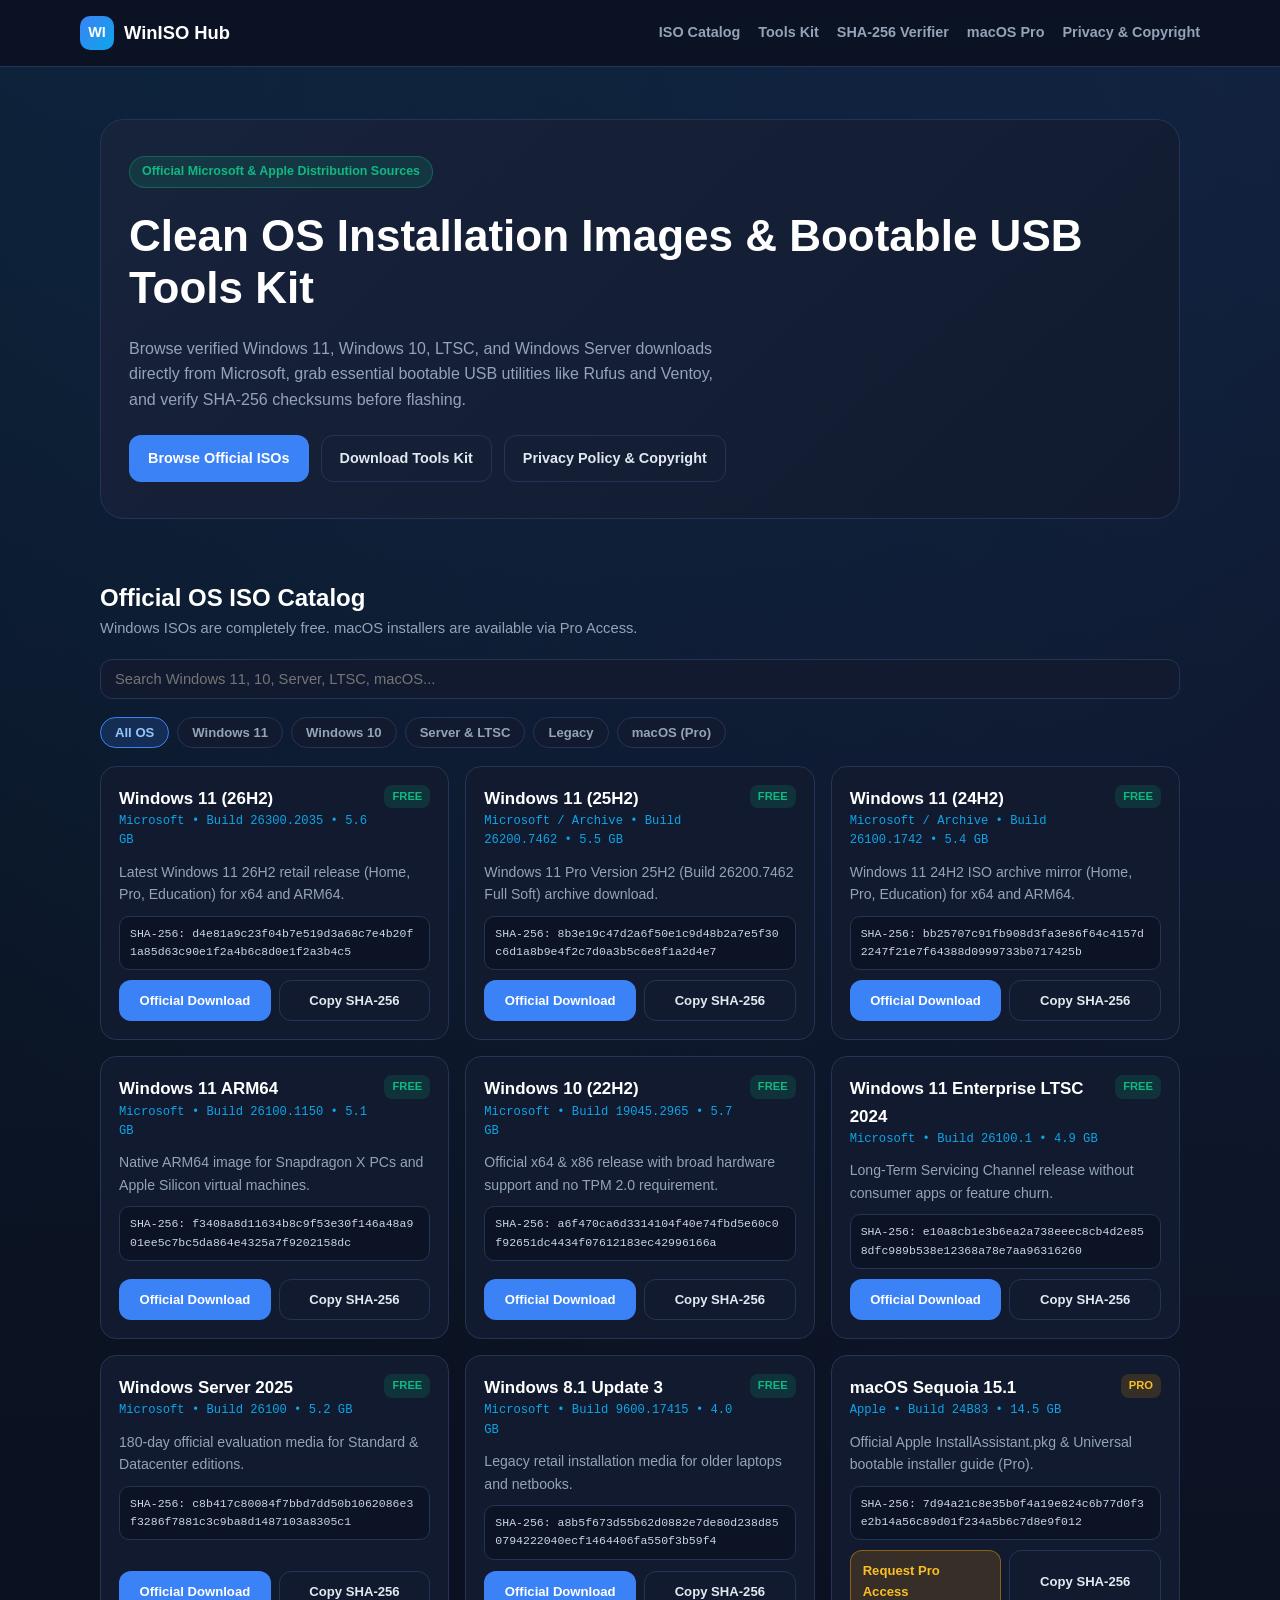
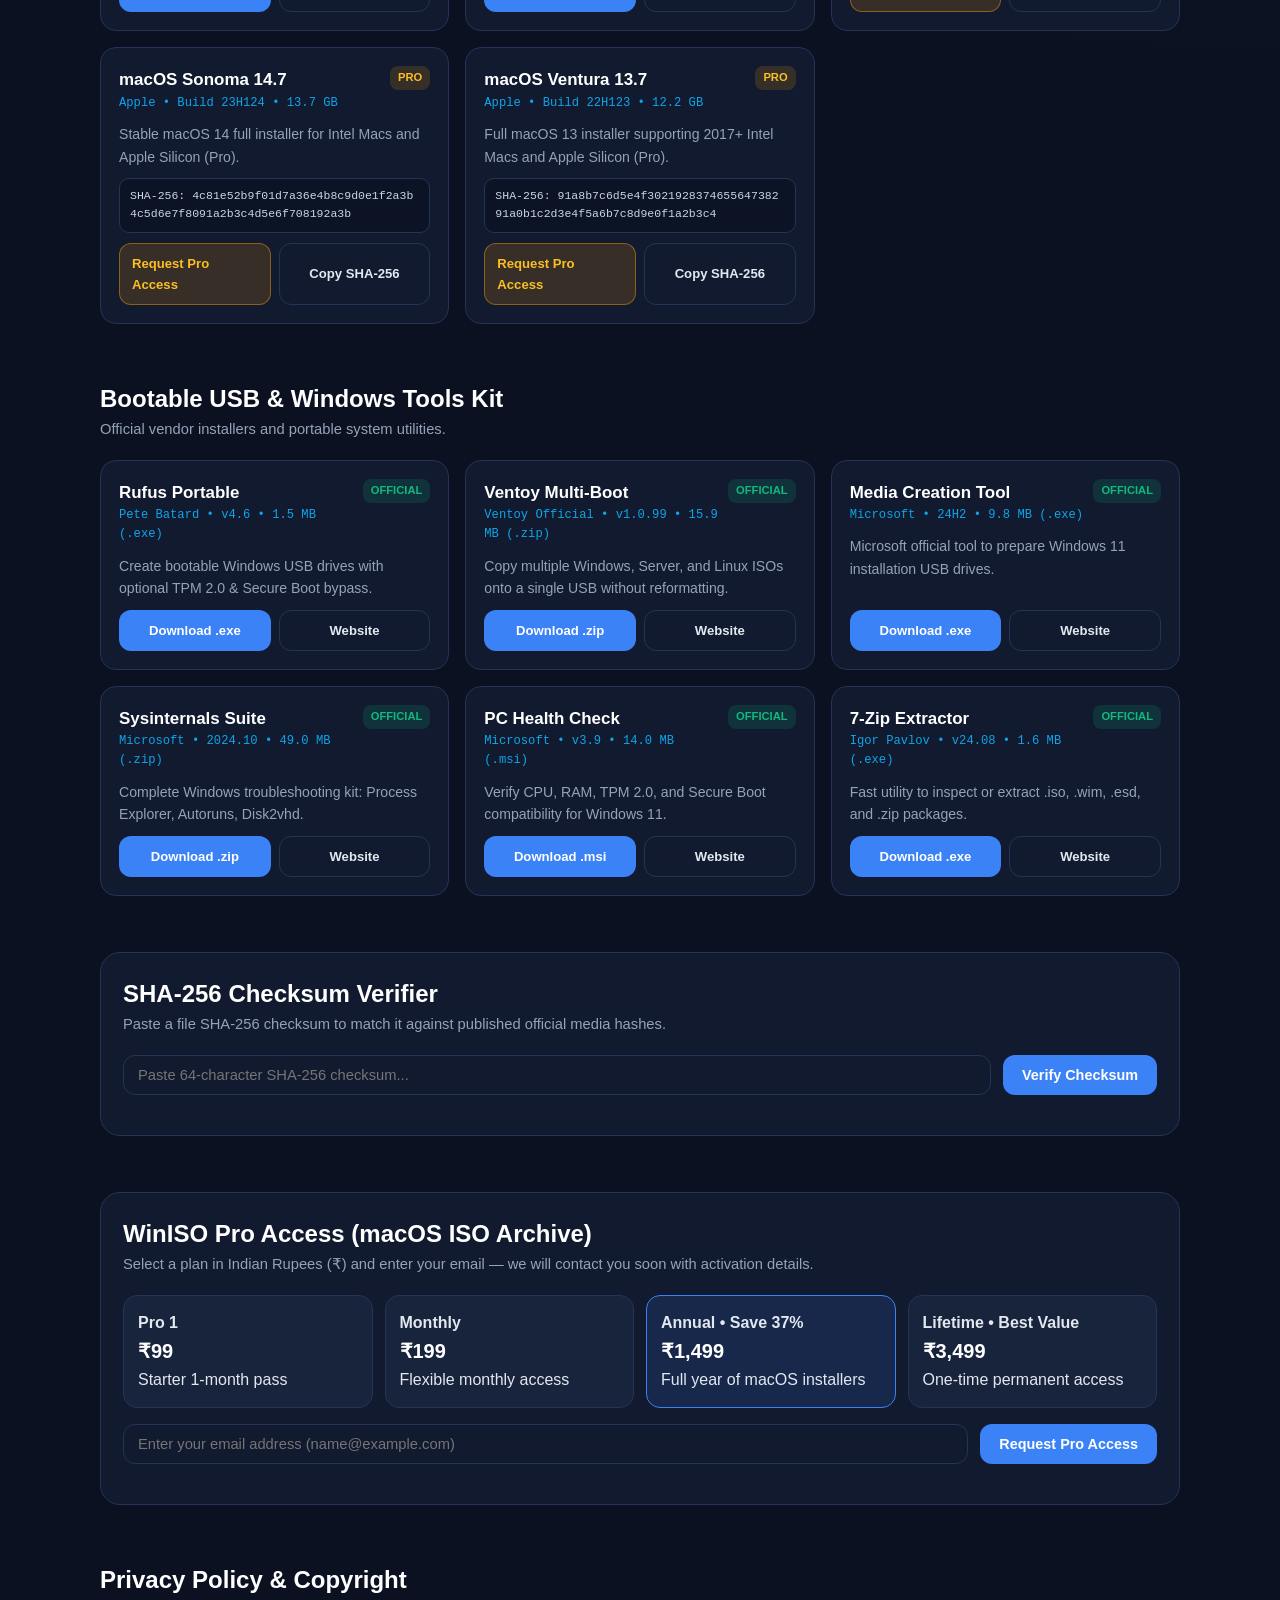
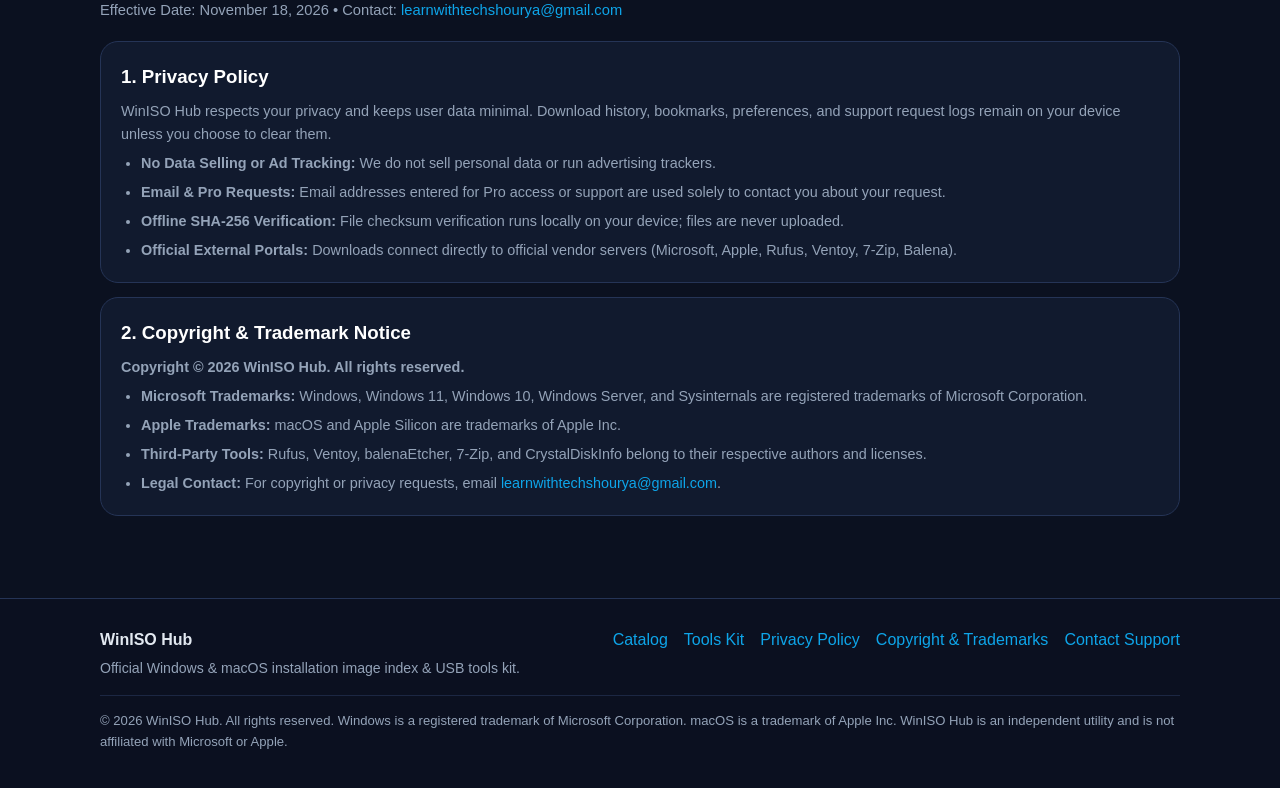
<file: public/index.html>
<!DOCTYPE html>
<html lang="en">
<head>
  <meta charset="UTF-8" />
  <meta name="viewport" content="width=device-width, initial-scale=1.0" />
  <title>WinISO Hub — Official Windows & macOS ISO Catalog, Tools Kit & Privacy</title>
  <meta name="description" content="Download official Windows 11, Windows 10, Windows Server, and macOS installer media alongside Rufus, Ventoy, Sysinternals, SHA-256 verification, and Privacy & Copyright details." />
  <style>
    :root {
      --bg: #0b1120;
      --surface: #111a2e;
      --surface-2: #18233c;
      --border: #253456;
      --text: #e2e8f0;
      --muted: #94a3b8;
      --primary: #3b82f6;
      --primary-hover: #2563eb;
      --accent: #0ea5e9;
      --green: #10b981;
      --amber: #f59e0b;
      --radius: 16px;
      --mono: "JetBrains Mono", ui-monospace, SFMono-Regular, Menlo, Consolas, monospace;
      --sans: "Plus Jakarta Sans", -apple-system, BlinkMacSystemFont, "Segoe UI", Roboto, sans-serif;
    }

    * { box-sizing: border-box; margin: 0; padding: 0; }
    html { scroll-behavior: smooth; }

    body {
      font-family: var(--sans);
      background: radial-gradient(circle at top right, rgba(59, 130, 246, 0.14), transparent 40%),
        radial-gradient(circle at top left, rgba(14, 165, 233, 0.1), transparent 35%),
        var(--bg);
      color: var(--text);
      line-height: 1.6;
      min-height: 100vh;
    }

    a { color: var(--accent); text-decoration: none; }
    a:hover { text-decoration: underline; }

    .container {
      width: 100%;
      max-width: 1120px;
      margin: 0 auto;
      padding: 0 20px;
    }

    .site-header {
      position: sticky;
      top: 0;
      z-index: 40;
      backdrop-filter: blur(12px);
      background: rgba(11, 17, 32, 0.88);
      border-bottom: 1px solid var(--border);
    }

    .nav-inner {
      display: flex;
      align-items: center;
      justify-content: space-between;
      gap: 16px;
      min-height: 66px;
      flex-wrap: wrap;
      padding: 10px 0;
    }

    .brand {
      display: flex;
      align-items: center;
      gap: 10px;
      font-weight: 800;
      font-size: 1.15rem;
      color: #fff;
    }

    .brand-badge {
      width: 34px;
      height: 34px;
      border-radius: 10px;
      display: grid;
      place-items: center;
      background: linear-gradient(135deg, var(--primary), var(--accent));
      font-weight: 800;
      font-size: 0.9rem;
      color: #fff;
    }

    .nav-links {
      display: flex;
      gap: 18px;
      flex-wrap: wrap;
      align-items: center;
    }

    .nav-links a {
      color: var(--muted);
      font-size: 0.9rem;
      font-weight: 600;
      transition: color 0.15s ease;
    }

    .nav-links a:hover { color: #fff; text-decoration: none; }

    .hero { padding: 52px 0 32px; }

    .hero-card {
      background: linear-gradient(135deg, rgba(24, 35, 60, 0.95), rgba(17, 26, 46, 0.95));
      border: 1px solid var(--border);
      border-radius: 24px;
      padding: 36px 28px;
      display: grid;
      gap: 22px;
    }

    .pill {
      display: inline-flex;
      align-items: center;
      gap: 8px;
      background: rgba(16, 185, 129, 0.14);
      color: var(--green);
      border: 1px solid rgba(16, 185, 129, 0.35);
      padding: 5px 12px;
      border-radius: 999px;
      font-size: 0.78rem;
      font-weight: 700;
      width: fit-content;
    }

    .hero h1 {
      font-size: clamp(1.85rem, 3.6vw, 2.75rem);
      line-height: 1.18;
      font-weight: 800;
      color: #fff;
    }

    .hero p { color: var(--muted); max-width: 68ch; font-size: 1rem; }

    .hero-actions { display: flex; flex-wrap: wrap; gap: 12px; }

    .btn {
      display: inline-flex;
      align-items: center;
      justify-content: center;
      gap: 8px;
      padding: 11px 18px;
      border-radius: 12px;
      font-weight: 700;
      font-size: 0.9rem;
      border: 1px solid transparent;
      cursor: pointer;
      transition: transform 0.12s ease, background 0.15s ease;
    }

    .btn:active { transform: scale(0.98); }
    .btn-primary { background: var(--primary); color: #fff; }
    .btn-primary:hover { background: var(--primary-hover); text-decoration: none; }
    .btn-outline { background: transparent; border-color: var(--border); color: var(--text); }
    .btn-outline:hover { background: var(--surface-2); text-decoration: none; }
    .btn-pro {
      background: rgba(245, 158, 11, 0.16);
      border-color: rgba(245, 158, 11, 0.45);
      color: #fbbf24;
    }

    .section { padding: 28px 0; }

    .section-header {
      display: flex;
      align-items: flex-end;
      justify-content: space-between;
      gap: 16px;
      flex-wrap: wrap;
      margin-bottom: 18px;
    }

    .section-header h2 { font-size: 1.5rem; font-weight: 800; color: #fff; }
    .section-header p { color: var(--muted); font-size: 0.92rem; }

    .controls { display: flex; flex-wrap: wrap; gap: 12px; margin-bottom: 18px; }

    .search-input {
      flex: 1 1 240px;
      background: var(--surface);
      border: 1px solid var(--border);
      color: var(--text);
      border-radius: 12px;
      padding: 11px 14px;
      font-family: var(--sans);
      font-size: 0.92rem;
      outline: none;
    }

    .search-input:focus { border-color: var(--primary); }

    .chip-row { display: flex; flex-wrap: wrap; gap: 8px; margin-bottom: 18px; }

    .chip {
      background: var(--surface);
      color: var(--muted);
      border: 1px solid var(--border);
      border-radius: 999px;
      padding: 7px 14px;
      font-size: 0.82rem;
      font-weight: 700;
      cursor: pointer;
    }

    .chip.active {
      background: rgba(59, 130, 246, 0.18);
      color: #93c5fd;
      border-color: var(--primary);
    }

    .grid {
      display: grid;
      grid-template-columns: repeat(auto-fill, minmax(290px, 1fr));
      gap: 16px;
    }

    .card {
      background: var(--surface);
      border: 1px solid var(--border);
      border-radius: var(--radius);
      padding: 18px;
      display: flex;
      flex-direction: column;
      gap: 10px;
    }

    .card-top {
      display: flex;
      justify-content: space-between;
      align-items: flex-start;
      gap: 10px;
    }

    .card h3 { font-size: 1.06rem; font-weight: 700; color: #fff; }
    .meta { font-family: var(--mono); font-size: 0.76rem; color: var(--accent); }

    .tag {
      font-size: 0.7rem;
      font-weight: 800;
      padding: 3px 8px;
      border-radius: 8px;
      white-space: nowrap;
    }

    .tag-free { background: rgba(16, 185, 129, 0.15); color: var(--green); }
    .tag-pro { background: rgba(245, 158, 11, 0.16); color: #fbbf24; }

    .card p { font-size: 0.88rem; color: var(--muted); }

    .hash-box {
      background: rgba(11, 17, 32, 0.75);
      border: 1px solid var(--border);
      border-radius: 10px;
      padding: 8px 10px;
      font-family: var(--mono);
      font-size: 0.72rem;
      color: #cbd5e1;
      word-break: break-all;
    }

    .card-actions {
      margin-top: auto;
      display: flex;
      gap: 8px;
      flex-wrap: wrap;
    }

    .card-actions .btn { flex: 1; padding: 9px 12px; font-size: 0.82rem; }

    .panel {
      background: var(--surface);
      border: 1px solid var(--border);
      border-radius: 20px;
      padding: 22px;
    }

    .pro-grid {
      display: grid;
      grid-template-columns: repeat(auto-fit, minmax(220px, 1fr));
      gap: 12px;
      margin: 16px 0;
    }

    .plan-card {
      background: var(--surface-2);
      border: 1px solid var(--border);
      border-radius: 14px;
      padding: 14px;
      cursor: pointer;
    }

    .plan-card.selected {
      border-color: var(--primary);
      background: rgba(59, 130, 246, 0.14);
    }

    .plan-price { font-size: 1.25rem; font-weight: 800; color: #fff; }

    .status-box {
      margin-top: 12px;
      padding: 12px 14px;
      border-radius: 12px;
      font-size: 0.88rem;
      display: none;
    }

    .status-box.show { display: block; }
    .status-success {
      background: rgba(16, 185, 129, 0.15);
      border: 1px solid rgba(16, 185, 129, 0.45);
      color: #6ee7b7;
    }
    .status-warn {
      background: rgba(245, 158, 11, 0.15);
      border: 1px solid rgba(245, 158, 11, 0.45);
      color: #fcd34d;
    }

    .legal-block {
      background: var(--surface);
      border: 1px solid var(--border);
      border-radius: 18px;
      padding: 20px;
      margin-bottom: 14px;
    }

    .legal-block h3 { color: #fff; margin-bottom: 8px; }
    .legal-block p, .legal-block li { color: var(--muted); font-size: 0.9rem; }
    .legal-block ul { padding-left: 20px; margin-top: 6px; display: grid; gap: 6px; }

    .site-footer {
      margin-top: 40px;
      border-top: 1px solid var(--border);
      background: rgba(11, 17, 32, 0.92);
      padding: 28px 0 36px;
    }

    .footer-grid { display: flex; justify-content: space-between; gap: 20px; flex-wrap: wrap; }
    .footer-links { display: flex; gap: 16px; flex-wrap: wrap; }

    .copyright {
      margin-top: 16px;
      padding-top: 14px;
      border-top: 1px solid rgba(37, 52, 86, 0.65);
      font-size: 0.82rem;
      color: var(--muted);
    }
  </style>
</head>
<body>
  <header class="site-header">
    <div class="container nav-inner">
      <a href="#top" class="brand">
        <span class="brand-badge">WI</span>
        <span>WinISO Hub</span>
      </a>
      <nav class="nav-links" aria-label="Primary Navigation">
        <a href="#catalog">ISO Catalog</a>
        <a href="#toolkit">Tools Kit</a>
        <a href="#verifier">SHA-256 Verifier</a>
        <a href="#pro-access">macOS Pro</a>
        <a href="#privacy-copyright">Privacy &amp; Copyright</a>
      </nav>
    </div>
  </header>

  <main id="top" class="container">
    <section class="hero">
      <div class="hero-card">
        <span class="pill">Official Microsoft &amp; Apple Distribution Sources</span>
        <h1>Clean OS Installation Images &amp; Bootable USB Tools Kit</h1>
        <p>
          Browse verified Windows 11, Windows 10, LTSC, and Windows Server downloads directly from Microsoft,
          grab essential bootable USB utilities like Rufus and Ventoy, and verify SHA-256 checksums before flashing.
        </p>
        <div class="hero-actions">
          <a href="#catalog" class="btn btn-primary">Browse Official ISOs</a>
          <a href="#toolkit" class="btn btn-outline">Download Tools Kit</a>
          <a href="#privacy-copyright" class="btn btn-outline">Privacy Policy &amp; Copyright</a>
        </div>
      </div>
    </section>

    <section id="catalog" class="section">
      <div class="section-header">
        <div>
          <h2>Official OS ISO Catalog</h2>
          <p>Windows ISOs are completely free. macOS installers are available via Pro Access.</p>
        </div>
      </div>

      <div class="controls">
        <input id="iso-search" class="search-input" type="search" placeholder="Search Windows 11, 10, Server, LTSC, macOS..." aria-label="Search ISOs" />
      </div>

      <div class="chip-row" role="tablist" aria-label="ISO categories">
        <button type="button" class="chip active" data-category="all">All OS</button>
        <button type="button" class="chip" data-category="windows11">Windows 11</button>
        <button type="button" class="chip" data-category="windows10">Windows 10</button>
        <button type="button" class="chip" data-category="server">Server &amp; LTSC</button>
        <button type="button" class="chip" data-category="legacy">Legacy</button>
        <button type="button" class="chip" data-category="macos">macOS (Pro)</button>
      </div>

      <div id="iso-grid" class="grid"></div>
    </section>

    <section id="toolkit" class="section">
      <div class="section-header">
        <div>
          <h2>Bootable USB &amp; Windows Tools Kit</h2>
          <p>Official vendor installers and portable system utilities.</p>
        </div>
      </div>
      <div id="toolkit-grid" class="grid"></div>
    </section>

    <section id="verifier" class="section">
      <div class="panel">
        <div class="section-header">
          <div>
            <h2>SHA-256 Checksum Verifier</h2>
            <p>Paste a file SHA-256 checksum to match it against published official media hashes.</p>
          </div>
        </div>
        <div class="controls">
          <input id="sha-input" class="search-input" type="text" placeholder="Paste 64-character SHA-256 checksum..." aria-label="SHA-256 Checksum" />
          <button type="button" class="btn btn-primary" onclick="verifySha256()">Verify Checksum</button>
        </div>
        <div id="sha-result" class="status-box"></div>
      </div>
    </section>

    <section id="pro-access" class="section">
      <div class="panel">
        <div class="section-header">
          <div>
            <h2>WinISO Pro Access (macOS ISO Archive)</h2>
            <p>Select a plan in Indian Rupees (₹) and enter your email — we will contact you soon with activation details.</p>
          </div>
        </div>

        <div class="pro-grid">
          <div class="plan-card" onclick="selectPlan(this, 'Pro 1 (₹99/1-month starter pass)')">
            <strong>Pro 1</strong>
            <div class="plan-price">₹99</div>
            <p>Starter 1-month pass</p>
          </div>
          <div class="plan-card" onclick="selectPlan(this, 'Monthly (₹199/month)')">
            <strong>Monthly</strong>
            <div class="plan-price">₹199</div>
            <p>Flexible monthly access</p>
          </div>
          <div class="plan-card selected" onclick="selectPlan(this, 'Annual (₹1,499/year)')">
            <strong>Annual • Save 37%</strong>
            <div class="plan-price">₹1,499</div>
            <p>Full year of macOS installers</p>
          </div>
          <div class="plan-card" onclick="selectPlan(this, 'Lifetime (₹3,499 one-time)')">
            <strong>Lifetime • Best Value</strong>
            <div class="plan-price">₹3,499</div>
            <p>One-time permanent access</p>
          </div>
        </div>

        <form onsubmit="submitProRequest(event)" class="controls">
          <input id="pro-email" class="search-input" type="email" required placeholder="Enter your email address (name@example.com)" aria-label="Pro Access Email" />
          <button type="submit" class="btn btn-primary">Request Pro Access</button>
        </form>
        <div id="pro-status" class="status-box"></div>
      </div>
    </section>

    <section id="privacy-copyright" class="section">
      <div class="section-header">
        <div>
          <h2>Privacy Policy &amp; Copyright</h2>
          <p>Effective Date: November 18, 2026 • Contact: <a href="mailto:learnwithtechshourya@gmail.com">learnwithtechshourya@gmail.com</a></p>
        </div>
      </div>

      <div class="legal-block">
        <h3>1. Privacy Policy</h3>
        <p>
          WinISO Hub respects your privacy and keeps user data minimal. Download history, bookmarks, preferences,
          and support request logs remain on your device unless you choose to clear them.
        </p>
        <ul>
          <li><strong>No Data Selling or Ad Tracking:</strong> We do not sell personal data or run advertising trackers.</li>
          <li><strong>Email &amp; Pro Requests:</strong> Email addresses entered for Pro access or support are used solely to contact you about your request.</li>
          <li><strong>Offline SHA-256 Verification:</strong> File checksum verification runs locally on your device; files are never uploaded.</li>
          <li><strong>Official External Portals:</strong> Downloads connect directly to official vendor servers (Microsoft, Apple, Rufus, Ventoy, 7-Zip, Balena).</li>
        </ul>
      </div>

      <div class="legal-block">
        <h3>2. Copyright &amp; Trademark Notice</h3>
        <p><strong>Copyright &copy; 2026 WinISO Hub. All rights reserved.</strong></p>
        <ul>
          <li><strong>Microsoft Trademarks:</strong> Windows, Windows 11, Windows 10, Windows Server, and Sysinternals are registered trademarks of Microsoft Corporation.</li>
          <li><strong>Apple Trademarks:</strong> macOS and Apple Silicon are trademarks of Apple Inc.</li>
          <li><strong>Third-Party Tools:</strong> Rufus, Ventoy, balenaEtcher, 7-Zip, and CrystalDiskInfo belong to their respective authors and licenses.</li>
          <li><strong>Legal Contact:</strong> For copyright or privacy requests, email <a href="mailto:learnwithtechshourya@gmail.com">learnwithtechshourya@gmail.com</a>.</li>
        </ul>
      </div>
    </section>
  </main>

  <footer class="site-footer">
    <div class="container">
      <div class="footer-grid">
        <div>
          <strong>WinISO Hub</strong>
          <p style="color: var(--muted); font-size: 0.88rem; margin-top: 4px;">
            Official Windows &amp; macOS installation image index &amp; USB tools kit.
          </p>
        </div>
        <div class="footer-links">
          <a href="#catalog">Catalog</a>
          <a href="#toolkit">Tools Kit</a>
          <a href="#privacy-copyright">Privacy Policy</a>
          <a href="#privacy-copyright">Copyright &amp; Trademarks</a>
          <a href="mailto:learnwithtechshourya@gmail.com">Contact Support</a>
        </div>
      </div>
      <div class="copyright">
        &copy; 2026 WinISO Hub. All rights reserved. Windows is a registered trademark of Microsoft Corporation.
        macOS is a trademark of Apple Inc. WinISO Hub is an independent utility and is not affiliated with Microsoft or Apple.
      </div>
    </div>
  </footer>

  <script>
    const ISO_CATALOG = [
      {
        id: "win11-26h2",
        title: "Windows 11 (26H2)",
        category: "windows11",
        vendor: "Microsoft",
        build: "Build 26300.2035",
        size: "5.6 GB",
        pro: false,
        sha256: "d4e81a9c23f04b7e519d3a68c7e4b20f1a85d63c90e1f2a4b6c8d0e1f2a3b4c5",
        portal: "https://www.microsoft.com/software-download/windows11",
        summary: "Latest Windows 11 26H2 retail release (Home, Pro, Education) for x64 and ARM64."
      },
      {
        id: "win11-25h2",
        title: "Windows 11 (25H2)",
        category: "windows11",
        vendor: "Microsoft / Archive",
        build: "Build 26200.7462",
        size: "5.5 GB",
        pro: false,
        sha256: "8b3e19c47d2a6f50e1c9d48b2a7e5f30c6d1a8b9e4f2c7d0a3b5c6e8f1a2d4e7",
        portal: "https://archive.org/details/windows_11_pro_version_25h2_build_26200.7462_full_soft",
        summary: "Windows 11 Pro Version 25H2 (Build 26200.7462 Full Soft) archive download."
      },
      {
        id: "win11-24h2",
        title: "Windows 11 (24H2)",
        category: "windows11",
        vendor: "Microsoft / Archive",
        build: "Build 26100.1742",
        size: "5.4 GB",
        pro: false,
        sha256: "bb25707c91fb908d3fa3e86f64c4157d2247f21e7f64388d0999733b0717425b",
        portal: "https://archive.org/details/windows-11-24h2-iso_202501",
        summary: "Windows 11 24H2 ISO archive mirror (Home, Pro, Education) for x64 and ARM64."
      },
      {
        id: "win11-arm64",
        title: "Windows 11 ARM64",
        category: "windows11",
        vendor: "Microsoft",
        build: "Build 26100.1150",
        size: "5.1 GB",
        pro: false,
        sha256: "f3408a8d11634b8c9f53e30f146a48a901ee5c7bc5da864e4325a7f9202158dc",
        portal: "https://www.microsoft.com/software-download/windows11arm64",
        summary: "Native ARM64 image for Snapdragon X PCs and Apple Silicon virtual machines."
      },
      {
        id: "win10-22h2",
        title: "Windows 10 (22H2)",
        category: "windows10",
        vendor: "Microsoft",
        build: "Build 19045.2965",
        size: "5.7 GB",
        pro: false,
        sha256: "a6f470ca6d3314104f40e74fbd5e60c0f92651dc4434f07612183ec42996166a",
        portal: "https://www.microsoft.com/software-download/windows10",
        summary: "Official x64 & x86 release with broad hardware support and no TPM 2.0 requirement."
      },
      {
        id: "win11-ltsc-2024",
        title: "Windows 11 Enterprise LTSC 2024",
        category: "server",
        vendor: "Microsoft",
        build: "Build 26100.1",
        size: "4.9 GB",
        pro: false,
        sha256: "e10a8cb1e3b6ea2a738eeec8cb4d2e858dfc989b538e12368a78e7aa96316260",
        portal: "https://www.microsoft.com/evalcenter/evaluate-windows-11-enterprise-ltsc",
        summary: "Long-Term Servicing Channel release without consumer apps or feature churn."
      },
      {
        id: "win-server-2025",
        title: "Windows Server 2025",
        category: "server",
        vendor: "Microsoft",
        build: "Build 26100",
        size: "5.2 GB",
        pro: false,
        sha256: "c8b417c80084f7bbd7dd50b1062086e3f3286f7881c3c9ba8d1487103a8305c1",
        portal: "https://www.microsoft.com/evalcenter/evaluate-windows-server-2025",
        summary: "180-day official evaluation media for Standard & Datacenter editions."
      },
      {
        id: "win81-sp1",
        title: "Windows 8.1 Update 3",
        category: "legacy",
        vendor: "Microsoft",
        build: "Build 9600.17415",
        size: "4.0 GB",
        pro: false,
        sha256: "a8b5f673d55b62d0882e7de80d238d850794222040ecf1464406fa550f3b59f4",
        portal: "https://www.microsoft.com/software-download/windows8ISO",
        summary: "Legacy retail installation media for older laptops and netbooks."
      },
      {
        id: "macos-sequoia-15",
        title: "macOS Sequoia 15.1",
        category: "macos",
        vendor: "Apple",
        build: "Build 24B83",
        size: "14.5 GB",
        pro: true,
        sha256: "7d94a21c8e35b0f4a19e824c6b77d0f3e2b14a56c89d01f234a5b6c7d8e9f012",
        portal: "https://support.apple.com/en-us/102662",
        summary: "Official Apple InstallAssistant.pkg & Universal bootable installer guide (Pro)."
      },
      {
        id: "macos-sonoma-14",
        title: "macOS Sonoma 14.7",
        category: "macos",
        vendor: "Apple",
        build: "Build 23H124",
        size: "13.7 GB",
        pro: true,
        sha256: "4c81e52b9f01d7a36e4b8c9d0e1f2a3b4c5d6e7f8091a2b3c4d5e6f708192a3b",
        portal: "https://support.apple.com/en-us/102662",
        summary: "Stable macOS 14 full installer for Intel Macs and Apple Silicon (Pro)."
      },
      {
        id: "macos-ventura-13",
        title: "macOS Ventura 13.7",
        category: "macos",
        vendor: "Apple",
        build: "Build 22H123",
        size: "12.2 GB",
        pro: true,
        sha256: "91a8b7c6d5e4f302192837465564738291a0b1c2d3e4f5a6b7c8d9e0f1a2b3c4",
        portal: "https://support.apple.com/en-us/102662",
        summary: "Full macOS 13 installer supporting 2017+ Intel Macs and Apple Silicon (Pro)."
      }
    ];

    const TOOLKIT_CATALOG = [
      {
        name: "Rufus Portable",
        vendor: "Pete Batard",
        version: "v4.6",
        size: "1.5 MB",
        ext: ".exe",
        url: "https://github.com/pbatard/rufus/releases/download/v4.6/rufus-4.6p.exe",
        portal: "https://rufus.ie/",
        summary: "Create bootable Windows USB drives with optional TPM 2.0 & Secure Boot bypass."
      },
      {
        name: "Ventoy Multi-Boot",
        vendor: "Ventoy Official",
        version: "v1.0.99",
        size: "15.9 MB",
        ext: ".zip",
        url: "https://github.com/ventoy/Ventoy/releases/download/v1.0.99/ventoy-1.0.99-windows.zip",
        portal: "https://www.ventoy.net/en/download.html",
        summary: "Copy multiple Windows, Server, and Linux ISOs onto a single USB without reformatting."
      },
      {
        name: "Media Creation Tool",
        vendor: "Microsoft",
        version: "24H2",
        size: "9.8 MB",
        ext: ".exe",
        url: "https://go.microsoft.com/fwlink/?linkid=2156295",
        portal: "https://www.microsoft.com/software-download/windows11",
        summary: "Microsoft official tool to prepare Windows 11 installation USB drives."
      },
      {
        name: "Sysinternals Suite",
        vendor: "Microsoft",
        version: "2024.10",
        size: "49.0 MB",
        ext: ".zip",
        url: "https://download.sysinternals.com/files/SysinternalsSuite.zip",
        portal: "https://learn.microsoft.com/sysinternals/downloads/sysinternals-suite",
        summary: "Complete Windows troubleshooting kit: Process Explorer, Autoruns, Disk2vhd."
      },
      {
        name: "PC Health Check",
        vendor: "Microsoft",
        version: "v3.9",
        size: "14.0 MB",
        ext: ".msi",
        url: "https://aka.ms/GetPCHealthCheckApp",
        portal: "https://www.microsoft.com/windows/windows-11#pchealthcheck",
        summary: "Verify CPU, RAM, TPM 2.0, and Secure Boot compatibility for Windows 11."
      },
      {
        name: "7-Zip Extractor",
        vendor: "Igor Pavlov",
        version: "v24.08",
        size: "1.6 MB",
        ext: ".exe",
        url: "https://www.7-zip.org/a/7z2408-x64.exe",
        portal: "https://www.7-zip.org/download.html",
        summary: "Fast utility to inspect or extract .iso, .wim, .esd, and .zip packages."
      }
    ];

    let activeCategory = "all";
    let selectedPlan = "Annual (₹1,499/year)";

    function renderIsos() {
      const grid = document.getElementById("iso-grid");
      const searchEl = document.getElementById("iso-search");
      if (!grid || !searchEl) return;

      const q = searchEl.value.trim().toLowerCase();
      const filtered = ISO_CATALOG.filter((item) => {
        const catOk = activeCategory === "all" || item.category === activeCategory;
        const textOk =
          !q ||
          item.title.toLowerCase().includes(q) ||
          item.build.toLowerCase().includes(q) ||
          item.summary.toLowerCase().includes(q);
        return catOk && textOk;
      });

      if (filtered.length === 0) {
        grid.innerHTML = `<div class="card"><p>No matching ISOs found. Clear your search or select "All OS".</p></div>`;
        return;
      }

      grid.innerHTML = filtered
        .map(
          (item) => `
          <article class="card">
            <div class="card-top">
              <div>
                <h3>${item.title}</h3>
                <div class="meta">${item.vendor} • ${item.build} • ${item.size}</div>
              </div>
              <span class="tag ${item.pro ? "tag-pro" : "tag-free"}">${item.pro ? "PRO" : "FREE"}</span>
            </div>
            <p>${item.summary}</p>
            <div class="hash-box">SHA-256: ${item.sha256}</div>
            <div class="card-actions">
              ${
                item.pro
                  ? `<a href="#pro-access" class="btn btn-pro">Request Pro Access</a>`
                  : `<a href="${item.portal}" target="_blank" rel="noopener noreferrer" class="btn btn-primary">Official Download</a>`
              }
              <button type="button" class="btn btn-outline" onclick="copyHash('${item.sha256}')">Copy SHA-256</button>
            </div>
          </article>
        `
        )
        .join("");
    }

    function renderTools() {
      const grid = document.getElementById("toolkit-grid");
      if (!grid) return;
      grid.innerHTML = TOOLKIT_CATALOG.map(
        (tool) => `
        <article class="card">
          <div class="card-top">
            <div>
              <h3>${tool.name}</h3>
              <div class="meta">${tool.vendor} • ${tool.version} • ${tool.size} (${tool.ext})</div>
            </div>
            <span class="tag tag-free">OFFICIAL</span>
          </div>
          <p>${tool.summary}</p>
          <div class="card-actions">
            <a href="${tool.url}" target="_blank" rel="noopener noreferrer" class="btn btn-primary">Download ${tool.ext}</a>
            <a href="${tool.portal}" target="_blank" rel="noopener noreferrer" class="btn btn-outline">Website</a>
          </div>
        </article>
      `
      ).join("");
    }

    function copyHash(hash) {
      if (navigator.clipboard) {
        navigator.clipboard.writeText(hash).catch(() => {});
      }
      const verifyInput = document.getElementById("sha-input");
      if (verifyInput) {
        verifyInput.value = hash;
        verifySha256();
      }
    }

    function verifySha256() {
      const input = document.getElementById("sha-input");
      const out = document.getElementById("sha-result");
      if (!input || !out) return;

      const cleaned = input.value.trim().toLowerCase();
      if (!cleaned) {
        out.className = "status-box status-warn show";
        out.textContent = "Please paste a 64-character SHA-256 checksum to verify.";
        return;
      }

      const match = ISO_CATALOG.find((item) => item.sha256.toLowerCase() === cleaned);
      if (match) {
        out.className = "status-box status-success show";
        out.textContent = `Verified Match: ${match.title} (${match.build}) — Official ${match.vendor} checksum.`;
      } else {
        out.className = "status-box status-warn show";
        out.textContent = "No exact catalog match found for this SHA-256 checksum.";
      }
    }

    function selectPlan(el, planLabel) {
      document.querySelectorAll(".plan-card").forEach((card) => card.classList.remove("selected"));
      el.classList.add("selected");
      selectedPlan = planLabel;
    }

    function submitProRequest(event) {
      event.preventDefault();
      const emailEl = document.getElementById("pro-email");
      const statusEl = document.getElementById("pro-status");
      if (!emailEl || !statusEl) return;

      const email = emailEl.value.trim();
      if (!email.includes("@") || !email.includes(".")) {
        statusEl.className = "status-box status-warn show";
        statusEl.textContent = "Please enter a valid email address.";
        return;
      }

      const ref = `PRO-${Math.floor(1000 + Math.random() * 9000)}`;
      statusEl.className = "status-box status-success show";
      statusEl.innerHTML = `<strong>We sent you an email!</strong> Details for <strong>${selectedPlan}</strong> were sent to <strong>${email}</strong>. We will contact you soon. (Ref: ${ref})`;
    }

    document.addEventListener("DOMContentLoaded", () => {
      document.querySelectorAll("[data-category]").forEach((btn) => {
        btn.addEventListener("click", () => {
          document.querySelectorAll("[data-category]").forEach((b) => b.classList.remove("active"));
          btn.classList.add("active");
          activeCategory = btn.getAttribute("data-category");
          renderIsos();
        });
      });

      const searchEl = document.getElementById("iso-search");
      if (searchEl) searchEl.addEventListener("input", renderIsos);

      renderIsos();
      renderTools();
    });
  </script>
</body>
</html>
</file>
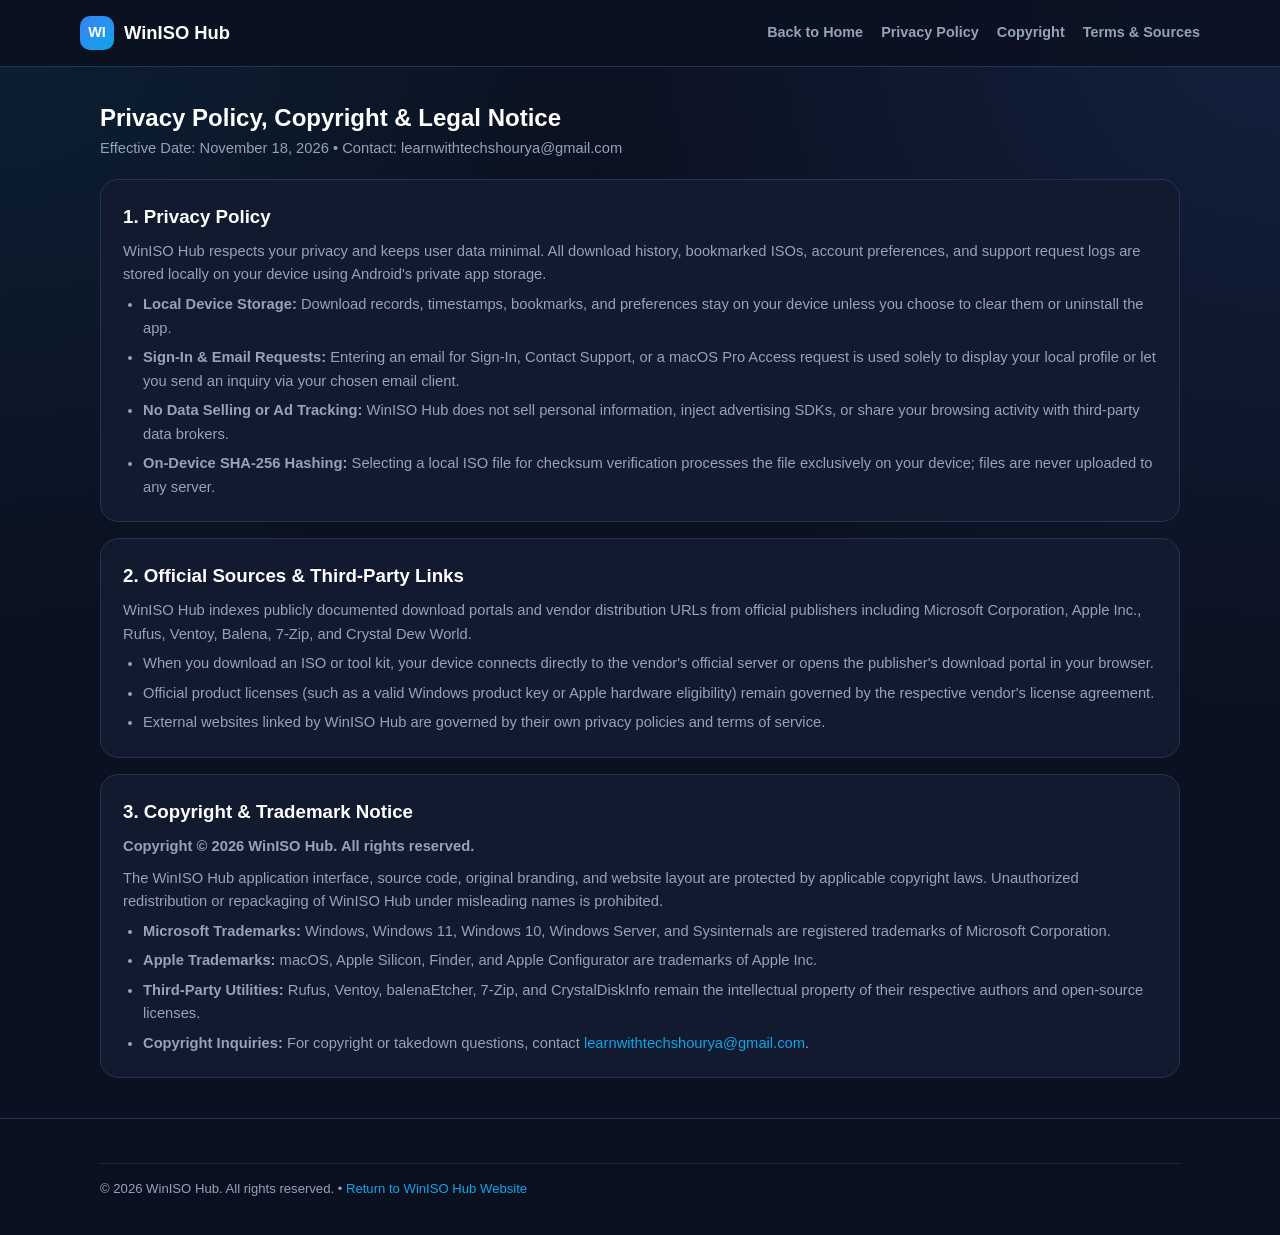
<file: public/privacy.html>
<!DOCTYPE html>
<html lang="en">
<head>
  <meta charset="UTF-8" />
  <meta name="viewport" content="width=device-width, initial-scale=1.0" />
  <title>Privacy Policy &amp; Copyright — WinISO Hub</title>
  <link rel="stylesheet" href="styles.css" />
</head>
<body>
  <header class="site-header">
    <div class="container nav-inner">
      <a href="index.html" class="brand">
        <span class="brand-badge">WI</span>
        <span>WinISO Hub</span>
      </a>
      <nav class="nav-links">
        <a href="index.html">Back to Home</a>
        <a href="#privacy">Privacy Policy</a>
        <a href="#copyright">Copyright</a>
        <a href="#terms">Terms &amp; Sources</a>
      </nav>
    </div>
  </header>

  <main class="container" style="padding-top: 32px;">
    <div class="section-header">
      <div>
        <h2>Privacy Policy, Copyright &amp; Legal Notice</h2>
        <p>Effective Date: November 18, 2026 • Contact: learnwithtechshourya@gmail.com</p>
      </div>
    </div>

    <section id="privacy" class="legal-block">
      <h3>1. Privacy Policy</h3>
      <p>
        WinISO Hub respects your privacy and keeps user data minimal. All download history, bookmarked ISOs,
        account preferences, and support request logs are stored locally on your device using Android's private
        app storage.
      </p>
      <ul>
        <li><strong>Local Device Storage:</strong> Download records, timestamps, bookmarks, and preferences stay on your device unless you choose to clear them or uninstall the app.</li>
        <li><strong>Sign-In &amp; Email Requests:</strong> Entering an email for Sign-In, Contact Support, or a macOS Pro Access request is used solely to display your local profile or let you send an inquiry via your chosen email client.</li>
        <li><strong>No Data Selling or Ad Tracking:</strong> WinISO Hub does not sell personal information, inject advertising SDKs, or share your browsing activity with third-party data brokers.</li>
        <li><strong>On-Device SHA-256 Hashing:</strong> Selecting a local ISO file for checksum verification processes the file exclusively on your device; files are never uploaded to any server.</li>
      </ul>
    </section>

    <section id="terms" class="legal-block">
      <h3>2. Official Sources &amp; Third-Party Links</h3>
      <p>
        WinISO Hub indexes publicly documented download portals and vendor distribution URLs from official
        publishers including Microsoft Corporation, Apple Inc., Rufus, Ventoy, Balena, 7-Zip, and Crystal Dew World.
      </p>
      <ul>
        <li>When you download an ISO or tool kit, your device connects directly to the vendor's official server or opens the publisher's download portal in your browser.</li>
        <li>Official product licenses (such as a valid Windows product key or Apple hardware eligibility) remain governed by the respective vendor's license agreement.</li>
        <li>External websites linked by WinISO Hub are governed by their own privacy policies and terms of service.</li>
      </ul>
    </section>

    <section id="copyright" class="legal-block">
      <h3>3. Copyright &amp; Trademark Notice</h3>
      <p>
        <strong>Copyright &copy; 2026 WinISO Hub. All rights reserved.</strong>
      </p>
      <p style="margin-top: 8px;">
        The WinISO Hub application interface, source code, original branding, and website layout are protected by
        applicable copyright laws. Unauthorized redistribution or repackaging of WinISO Hub under misleading names is prohibited.
      </p>
      <ul>
        <li><strong>Microsoft Trademarks:</strong> Windows, Windows 11, Windows 10, Windows Server, and Sysinternals are registered trademarks of Microsoft Corporation.</li>
        <li><strong>Apple Trademarks:</strong> macOS, Apple Silicon, Finder, and Apple Configurator are trademarks of Apple Inc.</li>
        <li><strong>Third-Party Utilities:</strong> Rufus, Ventoy, balenaEtcher, 7-Zip, and CrystalDiskInfo remain the intellectual property of their respective authors and open-source licenses.</li>
        <li><strong>Copyright Inquiries:</strong> For copyright or takedown questions, contact <a href="mailto:learnwithtechshourya@gmail.com">learnwithtechshourya@gmail.com</a>.</li>
      </ul>
    </section>
  </main>

  <footer class="site-footer">
    <div class="container">
      <div class="copyright">
        &copy; 2026 WinISO Hub. All rights reserved. • <a href="index.html">Return to WinISO Hub Website</a>
      </div>
    </div>
  </footer>
</body>
</html>
</file>
<file: public/styles.css>
:root {
  --bg: #0b1120;
  --surface: #111a2e;
  --surface-2: #18233c;
  --border: #253456;
  --text: #e2e8f0;
  --muted: #94a3b8;
  --primary: #3b82f6;
  --primary-hover: #2563eb;
  --accent: #0ea5e9;
  --green: #10b981;
  --amber: #f59e0b;
  --radius: 16px;
  --mono: "JetBrains Mono", ui-monospace, SFMono-Regular, Menlo, Consolas, monospace;
  --sans: "Plus Jakarta Sans", -apple-system, BlinkMacSystemFont, "Segoe UI", Roboto, sans-serif;
}

* {
  box-sizing: border-box;
  margin: 0;
  padding: 0;
}

html {
  scroll-behavior: smooth;
}

body {
  font-family: var(--sans);
  background: radial-gradient(circle at top right, rgba(59, 130, 246, 0.14), transparent 40%),
    radial-gradient(circle at top left, rgba(14, 165, 233, 0.1), transparent 35%),
    var(--bg);
  color: var(--text);
  line-height: 1.6;
  min-height: 100vh;
}

a {
  color: var(--accent);
  text-decoration: none;
}

a:hover {
  text-decoration: underline;
}

.container {
  width: 100%;
  max-width: 1120px;
  margin: 0 auto;
  padding: 0 20px;
}

/* Header */
.site-header {
  position: sticky;
  top: 0;
  z-index: 40;
  backdrop-filter: blur(12px);
  background: rgba(11, 17, 32, 0.86);
  border-bottom: 1px solid var(--border);
}

.nav-inner {
  display: flex;
  align-items: center;
  justify-content: space-between;
  gap: 16px;
  min-height: 66px;
  flex-wrap: wrap;
  padding: 10px 0;
}

.brand {
  display: flex;
  align-items: center;
  gap: 10px;
  font-weight: 800;
  font-size: 1.15rem;
  color: #fff;
}

.brand-badge {
  width: 34px;
  height: 34px;
  border-radius: 10px;
  display: grid;
  place-items: center;
  background: linear-gradient(135deg, var(--primary), var(--accent));
  font-weight: 800;
  font-size: 0.9rem;
  color: #fff;
}

.nav-links {
  display: flex;
  gap: 18px;
  flex-wrap: wrap;
  align-items: center;
}

.nav-links a {
  color: var(--muted);
  font-size: 0.9rem;
  font-weight: 600;
  transition: color 0.15s ease;
}

.nav-links a:hover {
  color: #fff;
  text-decoration: none;
}

/* Hero */
.hero {
  padding: 56px 0 36px;
}

.hero-card {
  background: linear-gradient(135deg, rgba(24, 35, 60, 0.95), rgba(17, 26, 46, 0.95));
  border: 1px solid var(--border);
  border-radius: 24px;
  padding: 36px 28px;
  display: grid;
  gap: 24px;
}

.pill {
  display: inline-flex;
  align-items: center;
  gap: 8px;
  background: rgba(16, 185, 129, 0.14);
  color: var(--green);
  border: 1px solid rgba(16, 185, 129, 0.35);
  padding: 5px 12px;
  border-radius: 999px;
  font-size: 0.78rem;
  font-weight: 700;
  width: fit-content;
}

.hero h1 {
  font-size: clamp(1.85rem, 3.6vw, 2.75rem);
  line-height: 1.18;
  font-weight: 800;
  color: #fff;
}

.hero p {
  color: var(--muted);
  max-width: 68ch;
  font-size: 1rem;
}

.hero-actions {
  display: flex;
  flex-wrap: wrap;
  gap: 12px;
}

.btn {
  display: inline-flex;
  align-items: center;
  justify-content: center;
  gap: 8px;
  padding: 11px 18px;
  border-radius: 12px;
  font-weight: 700;
  font-size: 0.9rem;
  border: 1px solid transparent;
  cursor: pointer;
  transition: transform 0.12s ease, background 0.15s ease;
}

.btn:active {
  transform: scale(0.98);
}

.btn-primary {
  background: var(--primary);
  color: #fff;
}

.btn-primary:hover {
  background: var(--primary-hover);
  text-decoration: none;
}

.btn-outline {
  background: transparent;
  border-color: var(--border);
  color: var(--text);
}

.btn-outline:hover {
  background: var(--surface-2);
  text-decoration: none;
}

.btn-pro {
  background: rgba(245, 158, 11, 0.16);
  border-color: rgba(245, 158, 11, 0.45);
  color: #fbbf24;
}

/* Sections */
.section {
  padding: 28px 0;
}

.section-header {
  display: flex;
  align-items: flex-end;
  justify-content: space-between;
  gap: 16px;
  flex-wrap: wrap;
  margin-bottom: 18px;
}

.section-header h2 {
  font-size: 1.5rem;
  font-weight: 800;
  color: #fff;
}

.section-header p {
  color: var(--muted);
  font-size: 0.92rem;
}

/* Controls */
.controls {
  display: flex;
  flex-wrap: wrap;
  gap: 12px;
  margin-bottom: 18px;
}

.search-input,
.form-input,
.select-input {
  background: var(--surface);
  border: 1px solid var(--border);
  color: var(--text);
  border-radius: 12px;
  padding: 11px 14px;
  font-family: var(--sans);
  font-size: 0.92rem;
  outline: none;
}

.search-input {
  flex: 1 1 240px;
}

.search-input:focus,
.form-input:focus {
  border-color: var(--primary);
}

.chip-row {
  display: flex;
  flex-wrap: wrap;
  gap: 8px;
  margin-bottom: 18px;
}

.chip {
  background: var(--surface);
  color: var(--muted);
  border: 1px solid var(--border);
  border-radius: 999px;
  padding: 7px 14px;
  font-size: 0.82rem;
  font-weight: 700;
  cursor: pointer;
}

.chip.active {
  background: rgba(59, 130, 246, 0.18);
  color: #93c5fd;
  border-color: var(--primary);
}

/* Grids & Cards */
.grid {
  display: grid;
  grid-template-columns: repeat(auto-fill, minmax(290px, 1fr));
  gap: 16px;
}

.card {
  background: var(--surface);
  border: 1px solid var(--border);
  border-radius: var(--radius);
  padding: 18px;
  display: flex;
  flex-direction: column;
  gap: 10px;
}

.card-top {
  display: flex;
  justify-content: space-between;
  align-items: flex-start;
  gap: 10px;
}

.card h3 {
  font-size: 1.06rem;
  font-weight: 700;
  color: #fff;
}

.meta {
  font-family: var(--mono);
  font-size: 0.76rem;
  color: var(--accent);
}

.tag {
  font-size: 0.7rem;
  font-weight: 800;
  padding: 3px 8px;
  border-radius: 8px;
  white-space: nowrap;
}

.tag-free {
  background: rgba(16, 185, 129, 0.15);
  color: var(--green);
}

.tag-pro {
  background: rgba(245, 158, 11, 0.16);
  color: #fbbf24;
}

.card p {
  font-size: 0.88rem;
  color: var(--muted);
}

.hash-box {
  background: rgba(11, 17, 32, 0.75);
  border: 1px solid var(--border);
  border-radius: 10px;
  padding: 8px 10px;
  font-family: var(--mono);
  font-size: 0.72rem;
  color: #cbd5e1;
  word-break: break-all;
}

.card-actions {
  margin-top: auto;
  display: flex;
  gap: 8px;
  flex-wrap: wrap;
}

.card-actions .btn {
  flex: 1;
  padding: 9px 12px;
  font-size: 0.82rem;
}

/* Forms & Panels */
.panel {
  background: var(--surface);
  border: 1px solid var(--border);
  border-radius: 20px;
  padding: 22px;
}

.pro-grid {
  display: grid;
  grid-template-columns: repeat(auto-fit, minmax(220px, 1fr));
  gap: 12px;
  margin: 16px 0;
}

.plan-card {
  background: var(--surface-2);
  border: 1px solid var(--border);
  border-radius: 14px;
  padding: 14px;
  cursor: pointer;
}

.plan-card.selected {
  border-color: var(--primary);
  background: rgba(59, 130, 246, 0.14);
}

.plan-price {
  font-size: 1.25rem;
  font-weight: 800;
  color: #fff;
}

.status-box {
  margin-top: 12px;
  padding: 12px 14px;
  border-radius: 12px;
  font-size: 0.88rem;
  display: none;
}

.status-box.show {
  display: block;
}

.status-success {
  background: rgba(16, 185, 129, 0.15);
  border: 1px solid rgba(16, 185, 129, 0.45);
  color: #6ee7b7;
}

.status-warn {
  background: rgba(245, 158, 11, 0.15);
  border: 1px solid rgba(245, 158, 11, 0.45);
  color: #fcd34d;
}

/* Legal / Privacy Article */
.legal-block {
  background: var(--surface);
  border: 1px solid var(--border);
  border-radius: 18px;
  padding: 22px;
  margin-bottom: 16px;
}

.legal-block h2,
.legal-block h3 {
  color: #fff;
  margin-bottom: 8px;
}

.legal-block p,
.legal-block li {
  color: var(--muted);
  font-size: 0.92rem;
}

.legal-block ul {
  padding-left: 20px;
  margin-top: 6px;
  display: grid;
  gap: 6px;
}

/* Footer */
.site-footer {
  margin-top: 40px;
  border-top: 1px solid var(--border);
  background: rgba(11, 17, 32, 0.92);
  padding: 28px 0 36px;
}

.footer-grid {
  display: flex;
  justify-content: space-between;
  gap: 20px;
  flex-wrap: wrap;
}

.footer-links {
  display: flex;
  gap: 16px;
  flex-wrap: wrap;
}

.copyright {
  margin-top: 16px;
  padding-top: 14px;
  border-top: 1px solid rgba(37, 52, 86, 0.65);
  font-size: 0.82rem;
  color: var(--muted);
}
</file>
